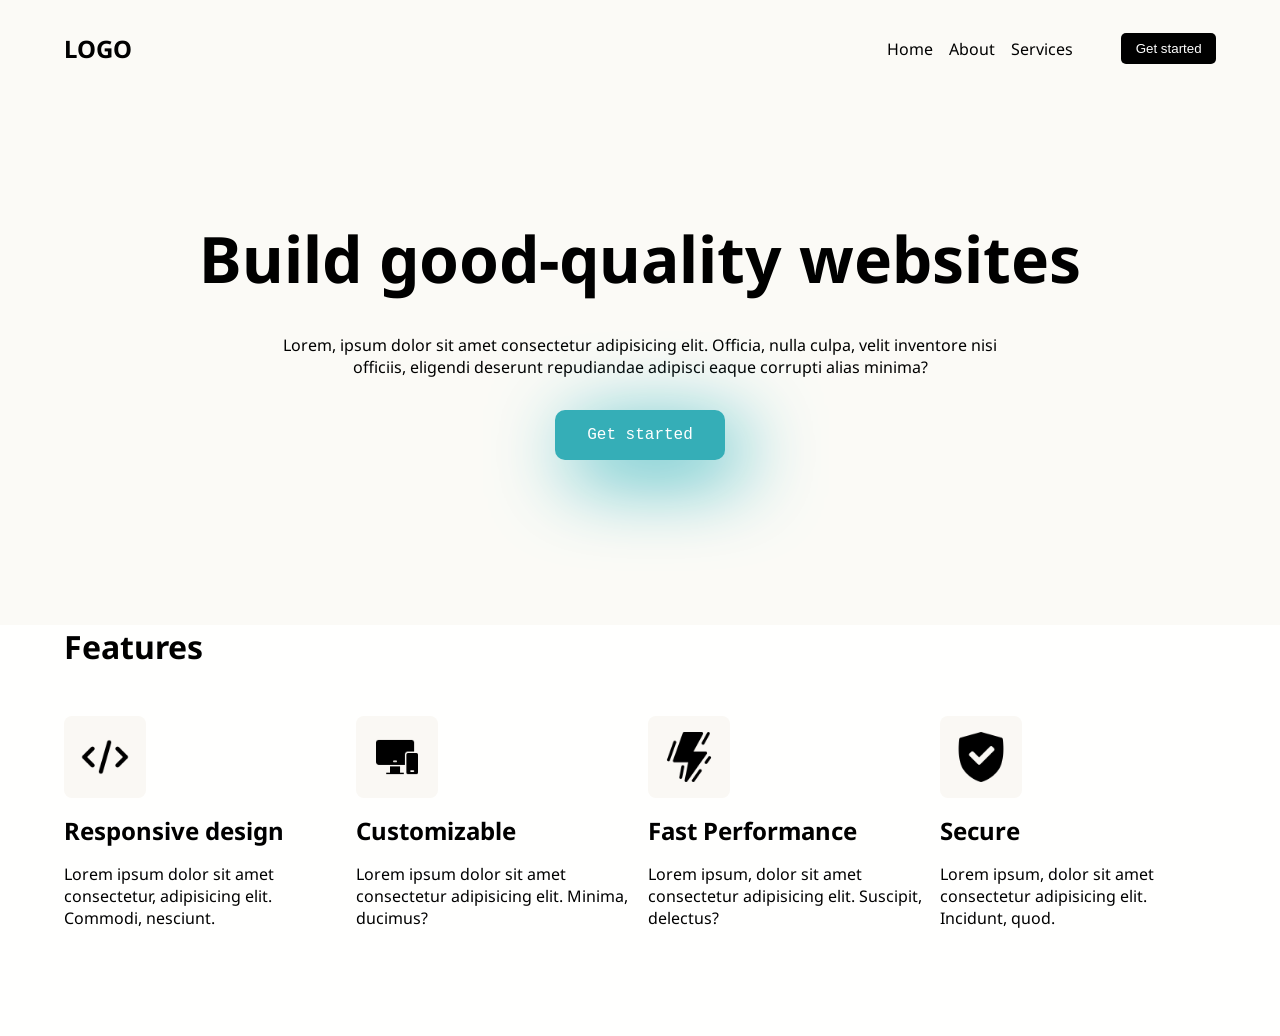
<file: index.html>
<!DOCTYPE html>
<html lang="en">
<head>
    <meta charset="UTF-8">
    <meta name="viewport" content="width=device-width, initial-scale=1.0">
    <title>Build high quality websites</title>
    <link rel="stylesheet" href="style.css">
</head>
<body>
    <nav>
        <h1>LOGO</h1>
        <ul>
            <li>Home</li>
            <li>About</li>
            <li>Services</li>
        </ul>
        <button>Get started</button>
    </nav>
    <div class="section1">
        <h1>Build good-quality websites</h1>
        <p>Lorem, ipsum dolor sit amet consectetur adipisicing elit. Officia, nulla culpa, velit inventore nisi officiis, eligendi deserunt repudiandae adipisci eaque corrupti alias minima?</p>
        <button>Get started</button>
    </div>
    <div class="section2">
        <h1>Features</h1>
        <div class="container">
            <div class="card card1">
                <img src="code.png" height="50" alt="">
                <h2>Responsive design</h2>
                <p>Lorem ipsum dolor sit amet consectetur, adipisicing elit. Commodi, nesciunt.</p>
            </div>
            <div class="card card2">
                <img src="device.png" height="50" alt="">
                <h2>Customizable</h2>
                <p>Lorem ipsum dolor sit amet consectetur adipisicing elit. Minima, ducimus?</p>
            </div>
            <div class="card card3">
                <img src="flash.png" height="50" alt="">
                <h2>Fast Performance</h2>
                <p>Lorem ipsum, dolor sit amet consectetur adipisicing elit. Suscipit, delectus?</p>
            </div>
            <div class="card card4">
                <img src="secure.png" height="50" alt="">
                <h2>Secure</h2>
                <p>Lorem ipsum, dolor sit amet consectetur adipisicing elit. Incidunt, quod.</p>
            </div>
        </div>
    </div>
</body>
</html>
</file>
<file: style.css>
@import url('https://fonts.googleapis.com/css2?family=Noto+Sans:ital,wght@0,100..900;1,100..900&display=swap');

* {
    margin: 0;
    padding: 0;
}

body {
    background-color: #FBFAF6;
}

nav ul {
    list-style: none;
    display: flex;
    justify-content: center;
    align-items: center;
    gap: 1rem;
}

nav {
    font-family: "Noto Sans", sans-serif;
    width: min(1920px, 90%);
    margin: 2rem auto; 
    display: flex;
    flex-direction: row;
    justify-content: flex-end;
    align-items: center;
    gap: 3rem;
}

nav h1 {
    margin-right: auto;
}

nav button {
    padding: 0.5rem 0.9rem;
    border-radius: 5px;
    border: none;
    background-color: black;
    color: white;
}

.section1 {
    /* height: rem; */
    display: flex;
    flex-direction: column;
    align-items: center;
    justify-content: center;
    height: 30rem;
    /* border: 2px solid; */
    gap: 2rem;
}

.section1 h1 {
    width: min(1920px, 90%);
    font-size: 5rem;
    text-align: center;
    font-family: "Noto Sans", sans-serif;
}

.section1 p {
    width: min(55rem, 60%);
    font-size: 1.5rem;
    text-align: center;
    font-family: "Noto Sans", sans-serif;
}

.section1 button {
    padding: 1rem 2rem;
    border: none;
    border-radius: 10px;
    background-color: rgb(53, 174, 183);
    color: white;
    font-family:'Courier New', Courier, monospace;
    font-size: 1rem;
    box-shadow: 1rem 1rem 5rem rgb(46, 179, 189);
    transition: all 1s ease;
}
.section1 button:hover{
    background-color: red;
    box-shadow: 1rem 1rem 5rem rgb(189, 46, 46);

}
.section2{
    /* margin-top: 3rem; */
    background-color: #FFFFFE;
}

.section2 h1{
    font-family: "Noto Sans", sans-serif;
    width: min(1920px, 90%);
    margin: 3rem auto;
    /* background-color: red; */
}
.container {
    font-family: "Noto Sans", sans-serif;
    width: min(1920px, 90%);
    margin: auto;
    height: 20rem;
    display: flex;
    flex-direction: row;
    justify-content: space-around;
    align-items: center;
    /* border: 2px solid; */
    gap: 1rem;
}
.card{
    height: 100%;
    width: 100%;
    display: flex;
    flex-direction: column;
    align-items: flex-start;
    gap: 1rem;
    /* border: 2px solid blue; */
}
.card p {
    font-size: 1.5rem;
}
.card img{
    padding: 1rem;
    background-color: #FAF8F4;
    border-radius: 0.5rem;
}

@media only screen and (max-width:1443px){
    .section1 h1{
        font-size: 4rem;
        /* background-color: red; */
    }
    .section1 p {
        font-size: 1rem;
    }
    .card p {
        font-size: 1rem;
    }
}

@media only screen and (max-width:1032px){
    .container{
        flex-direction: column;
        height: 100%;
    }
}

@media only screen and (max-width:760px){
    .section1 h1{
        font-size: 2.5rem;
    }
    .section1 p{
        font-size: 0.8rem;
        width: 90%;
    }
}

@media only screen and (max-width:519px){
    nav ul{
        display: none;
    }
}
</file>
